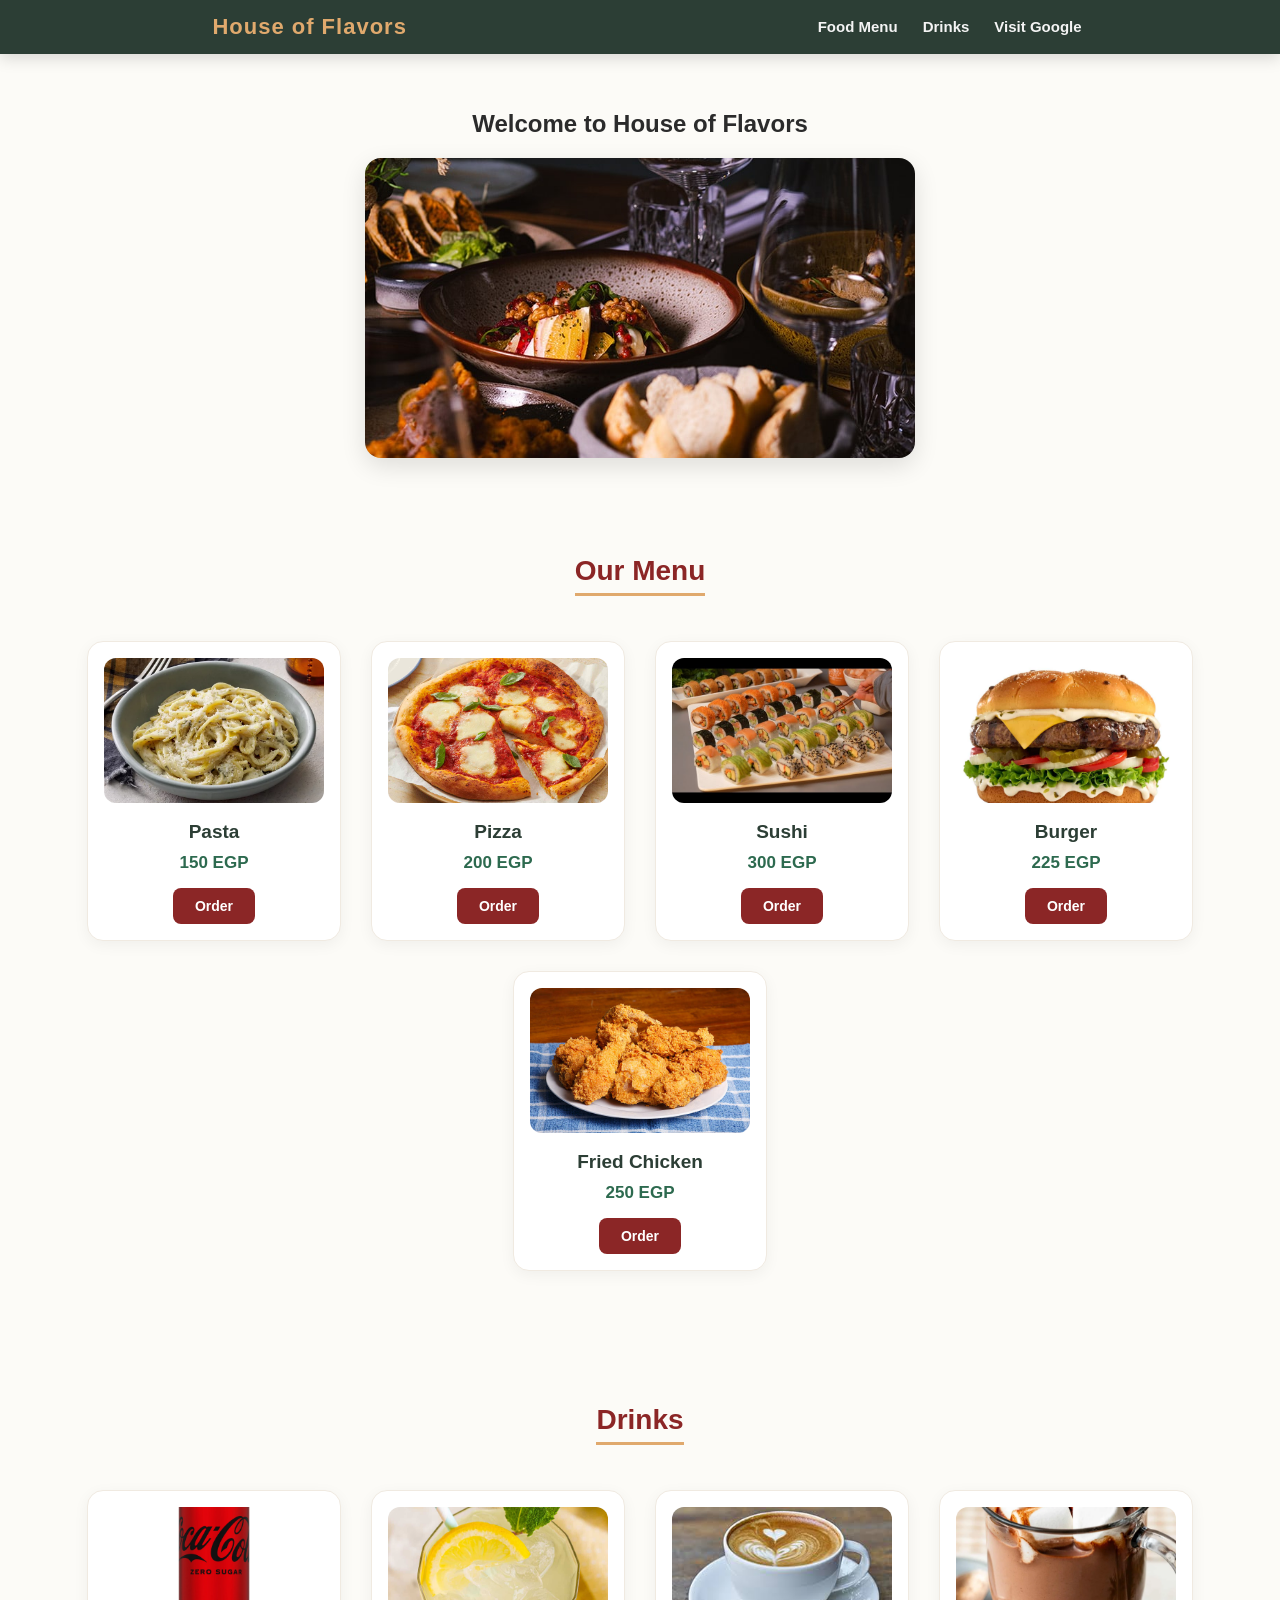
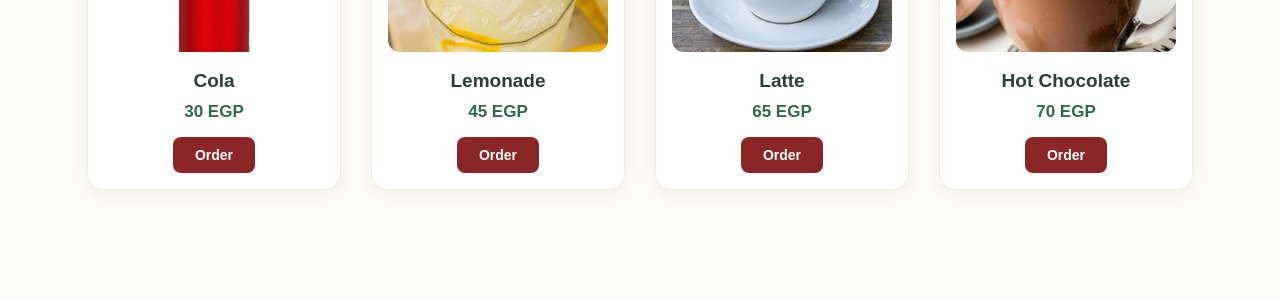
<file: index.html>
<!DOCTYPE html>
<html lang="en">
<head>
    <meta charset="UTF-8">
    <meta name="viewport" content="width=device-width, initial-scale=1.0">
    <title>House of Flavors</title>
    <link rel="stylesheet"href="style.css">
</head>
<body>
    <header>
    <nav class="navbar">
    <h1>House of Flavors</h1>
 <ul>
    <li><a href="#food">Food Menu</a></li>
    <li><a href="#drinks">Drinks</a></li>
    <li><a href="https://www.google.com" target="-blank">Visit Google</a></li>
 </ul>
    </nav>
    </header>
    <div class="main-container">
<header class="hero section">
    <h2>Welcome to House of Flavors</h2>
<img src="restaurant.jpg" alt="Restaurant Main Dish" class="hero-img">
</header>
<section id="food" class="menu-section">
<h2>Our Menu</h2>
<div class="items-grid">
<div class="card">
<img src="pasta.webp" alt="Pasta">
<h3>Pasta</h3>
<p class="price">150 EGP</p>
<button onclick="orderFood('Pasta', 150)">Order</button>
</div>
<div class="card">
<img src="pizza.jpg" alt="Pizza">
<h3>Pizza</h3>
<p class="price">200 EGP</p>
<button onclick="orderFood('Pizza',200)">Order</button>
</div>
<div class="card">
<img src="sushi.jpg" alt="Sushi">
<h3>Sushi</h3>
<p class="price">300 EGP</p>
<button onclick="orderFood('Sushi', 300)">Order</button>
</div>
<div class="card">
<img src="burger.jpg" alt="Burger">
<h3>Burger</h3>
<p class="price">225 EGP</p>
<button onclick="orderFood('Burger', 225)">Order</button>
</div>
<div class="card">
<img src="fried chicken.jpg" alt="Fried Chicken">
<h3>Fried Chicken</h3>
<p class="price">250 EGP</p>
<button onclick="orderFood('Fried Chicken', 250)">Order</button>
</div>
</div>
</section>
<section id="drinks" class="menu-section">
<h2>Drinks</h2>
<div class="items-grid">
<div class="card">
<img src="cola.webp" alt="Cola">
<h3>Cola</h3>
<p class="price">30 EGP</p>
<button onclick="orderFood('Cola', 30)">Order</button>
</div>
<div class="card">
<img src="lemonade.jpg" alt="Lemonade">
<h3>Lemonade</h3>
<p class="price">45 EGP</p>
<button onclick="orderFood('Lemonade', 45)">Order</button>
</div>
<div class="card">
<img src="latte.jpg" alt="Latte">
<h3>Latte</h3>
<p class="price">65 EGP</p>
<button onclick="orderFood('Latte', 65)">Order</button>
</div>
<div class="card">
<img src="hot chocolate.webp" alt="Hot Chocolate">
<h3>Hot Chocolate</h3>
<p class="price">70 EGP</p>
<button onclick="orderFood('Hot Chocolate',70)">Order</button>
</div>
</div>
</section>
    </div>
<script src="script.js"></script>
</body>
</html>
</file>
<file: style.css>
html{
    scroll-behavior:smooth;
}
    body{
        margin: 0;
        padding-top: 90px;
        background-color: #fcfbf7;
        color:#2b2b2b;
    font-family:'Segoe UI', Tahoma, Geneva, Verdana, sans-serif;
    text-align: center;
 }
    .navbar{
position: fixed;
top: 0;
left:0 ;
width: 100%;
background-color: #2c3e35;
color: white;
display: flex;
justify-content: space-around;
align-items: center;
box-shadow: 0 4px 15px rgba(0, 0, 0, 0.15);
z-index: 1000;
 }
.navbar h1{
margin: 14px;
color: #e0a96d;
font-size: 22px;
letter-spacing:  1px;
}
.navbar ul{
list-style: none;
display: flex;
gap:25px;
padding: 0;
margin: 0;
}
.navbar a{
color:#f4f4f4 ;
text-decoration:none ;
font-weight: 600;
font-size: 15px;
transition: color 0.3s ease;
}
.navbar a:hover{
color: #e0a96d;
}
main-container{
max-width: 1100px;
margin: 0 auto;
padding: 20px;
}
.hero-section h2{
color: #8b2626;
font-size: 32px;
margin-bottom: 20px;
}
.hero-img{
width: 100%;
max-width: 550px;
height: 300px;
object-fit: cover;
border-radius: 16px;
box-shadow: 0 8px 25px rgba(0, 0, 0, 0.12);
margin-bottom: 70px;
}
.menu-section{
margin-bottom: 110px;
}
.menu-section h2{
color: #8b2626;
font-size: 28px;
border-bottom: 3px solid #e0a96d;
display: inline-block;
padding-bottom: 6px;
margin-bottom: 45px;
}
.items-grid{
display: flex;
flex-wrap: wrap;
justify-content: center;
gap: 30px;
.card{
background: #ffffff;
width: 220px;
padding: 16px;
border-radius: 16px;
border: 1px solid #f0eae1;
box-shadow: 0 4px 15px rgba(0, 0, 0, 0.05);
transition: transform 0.3s ease,box-shadow 0.3s ease;
}
.card:hover{
transform: translateY(-8px);
box-shadow: 0 12px 28px rgba(139, 38, 38, 0.15);
}
.card img{
width: 100%;
height: 145px;
object-fit:cover ;
border-radius: 12px;}
}
.card h3{
margin: 14px 0 6px 0;
color: #2c3e35;
font-size: 19px;
}
.price{
color: #2d6a4f;
font-weight: bold;
font-size: 17px;
margin: 10px 0 15px 0;
}
button {
background-color: #8b2626;
color: white;
border: none;
padding: 10px 22px;
border-radius: 8px;
cursor: pointer;
font-size: 14px;
font-weight: 600;
transition: background-color 0.3s ease,transform 0.1s ease;
}
button:hover{
    background-color: #6b1d1d;
}
button:active{
    transform: scale(0.96);
}
</file>
